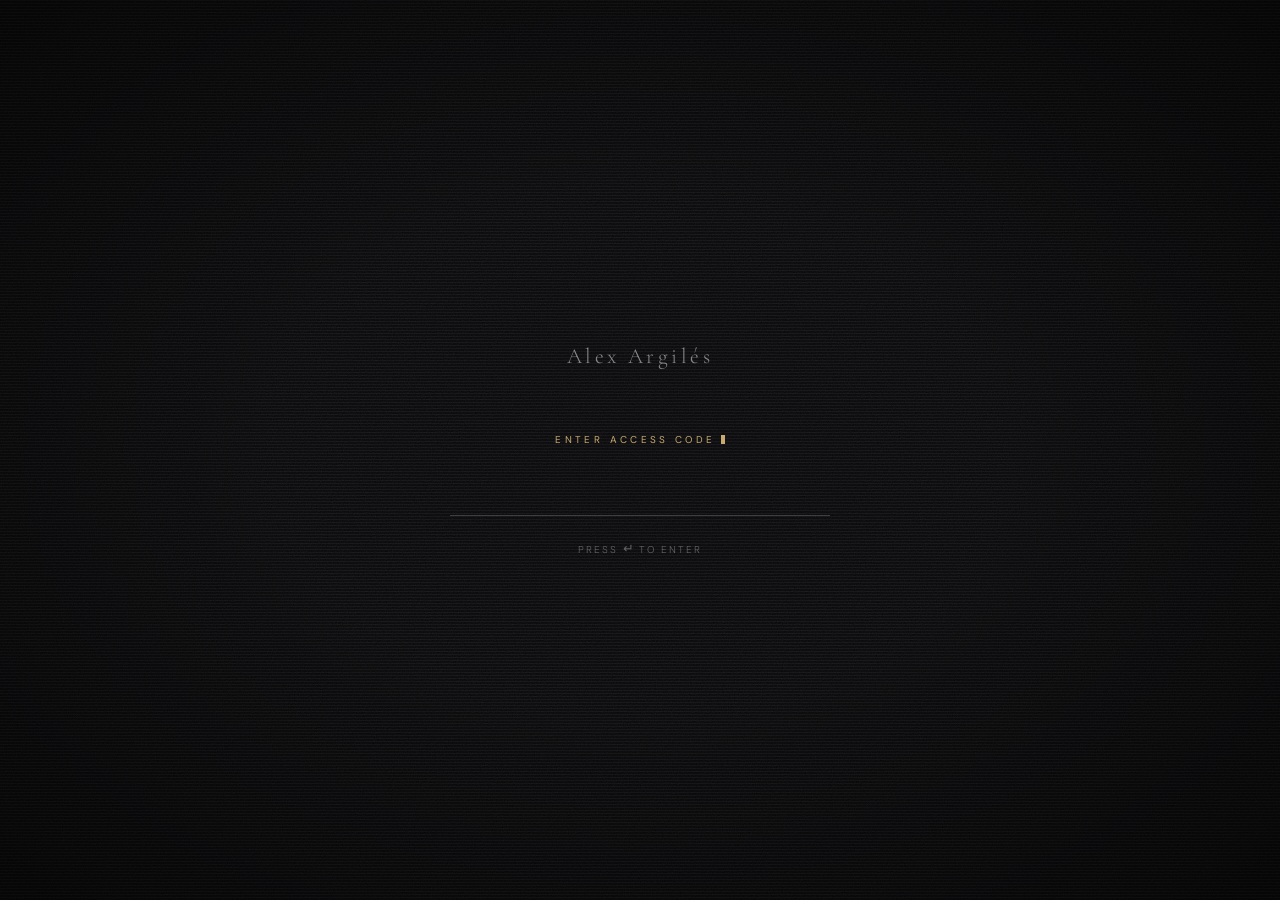
<file: branded-gate.html>
<!DOCTYPE html>
<html lang="en">
<head>
  <meta charset="UTF-8" />
  <meta name="viewport" content="width=device-width, initial-scale=1.0" />
  <title>Access — Alex Argilés</title>
  <meta name="robots" content="noindex, nofollow" />

  <link rel="icon" type="image/png" href="/images/favicon.png" />
  <link rel="apple-touch-icon" href="/images/favicon.png" />

  <link rel="preconnect" href="https://fonts.googleapis.com" />
  <link rel="preconnect" href="https://fonts.gstatic.com" crossorigin />
  <link
    href="https://fonts.googleapis.com/css2?family=Cormorant+Garamond:wght@300;400&family=DM+Sans:opsz,wght@9..40,300;9..40,400&display=swap"
    rel="stylesheet"
  />

  <link rel="stylesheet" href="/css/gate.css" />
</head>
<body>

  <!-- Texture layers -->
  <div class="gate__grain"     aria-hidden="true"></div>
  <div class="gate__scanlines" aria-hidden="true"></div>
  <div class="gate__vignette"  aria-hidden="true"></div>

  <main class="gate" id="gate">
    <form class="gate__inner" id="gate-form" autocomplete="off" novalidate>
      <p class="gate__brand">Alex Argilés</p>

      <label class="gate__label" for="gate-input">
        Enter Access Code<span class="gate__caret" aria-hidden="true"></span>
      </label>

      <div class="gate__field" id="gate-field">
        <input
          class="gate__input"
          id="gate-input"
          name="password"
          type="password"
          inputmode="text"
          autocomplete="off"
          autocapitalize="off"
          spellcheck="false"
          aria-label="Access code"
          aria-describedby="gate-hint"
        />
        <span class="gate__rule" aria-hidden="true"></span>
      </div>

      <p class="gate__hint" id="gate-hint">Press <span>&#8629;</span> to enter</p>

      <!-- Screen-reader-only status; the visual feedback is the shake -->
      <p class="gate__sr" role="status" aria-live="polite" id="gate-status"></p>
    </form>
  </main>

  <!-- Wipe panel used on success -->
  <div class="gate__wipe" id="gate-wipe" aria-hidden="true"></div>

  <script src="/js/gate.js"></script>
</body>
</html>
</file>
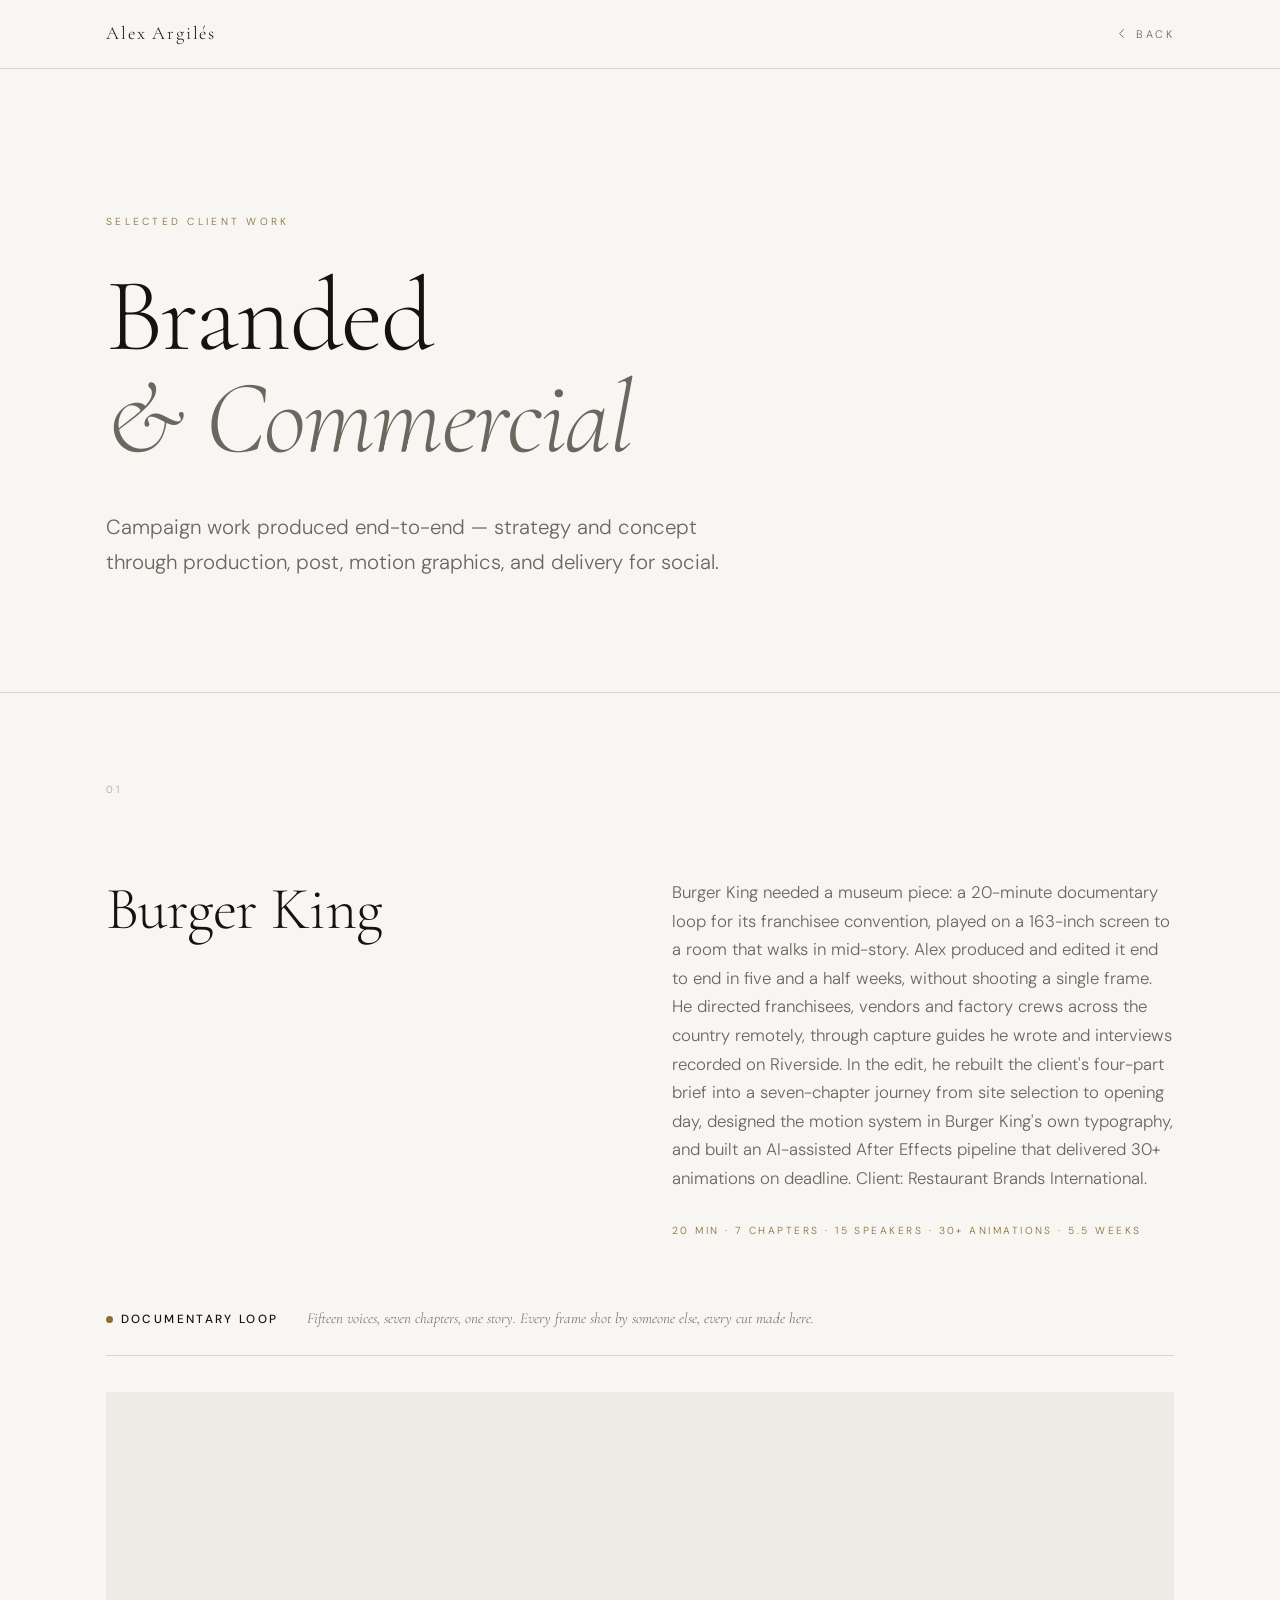
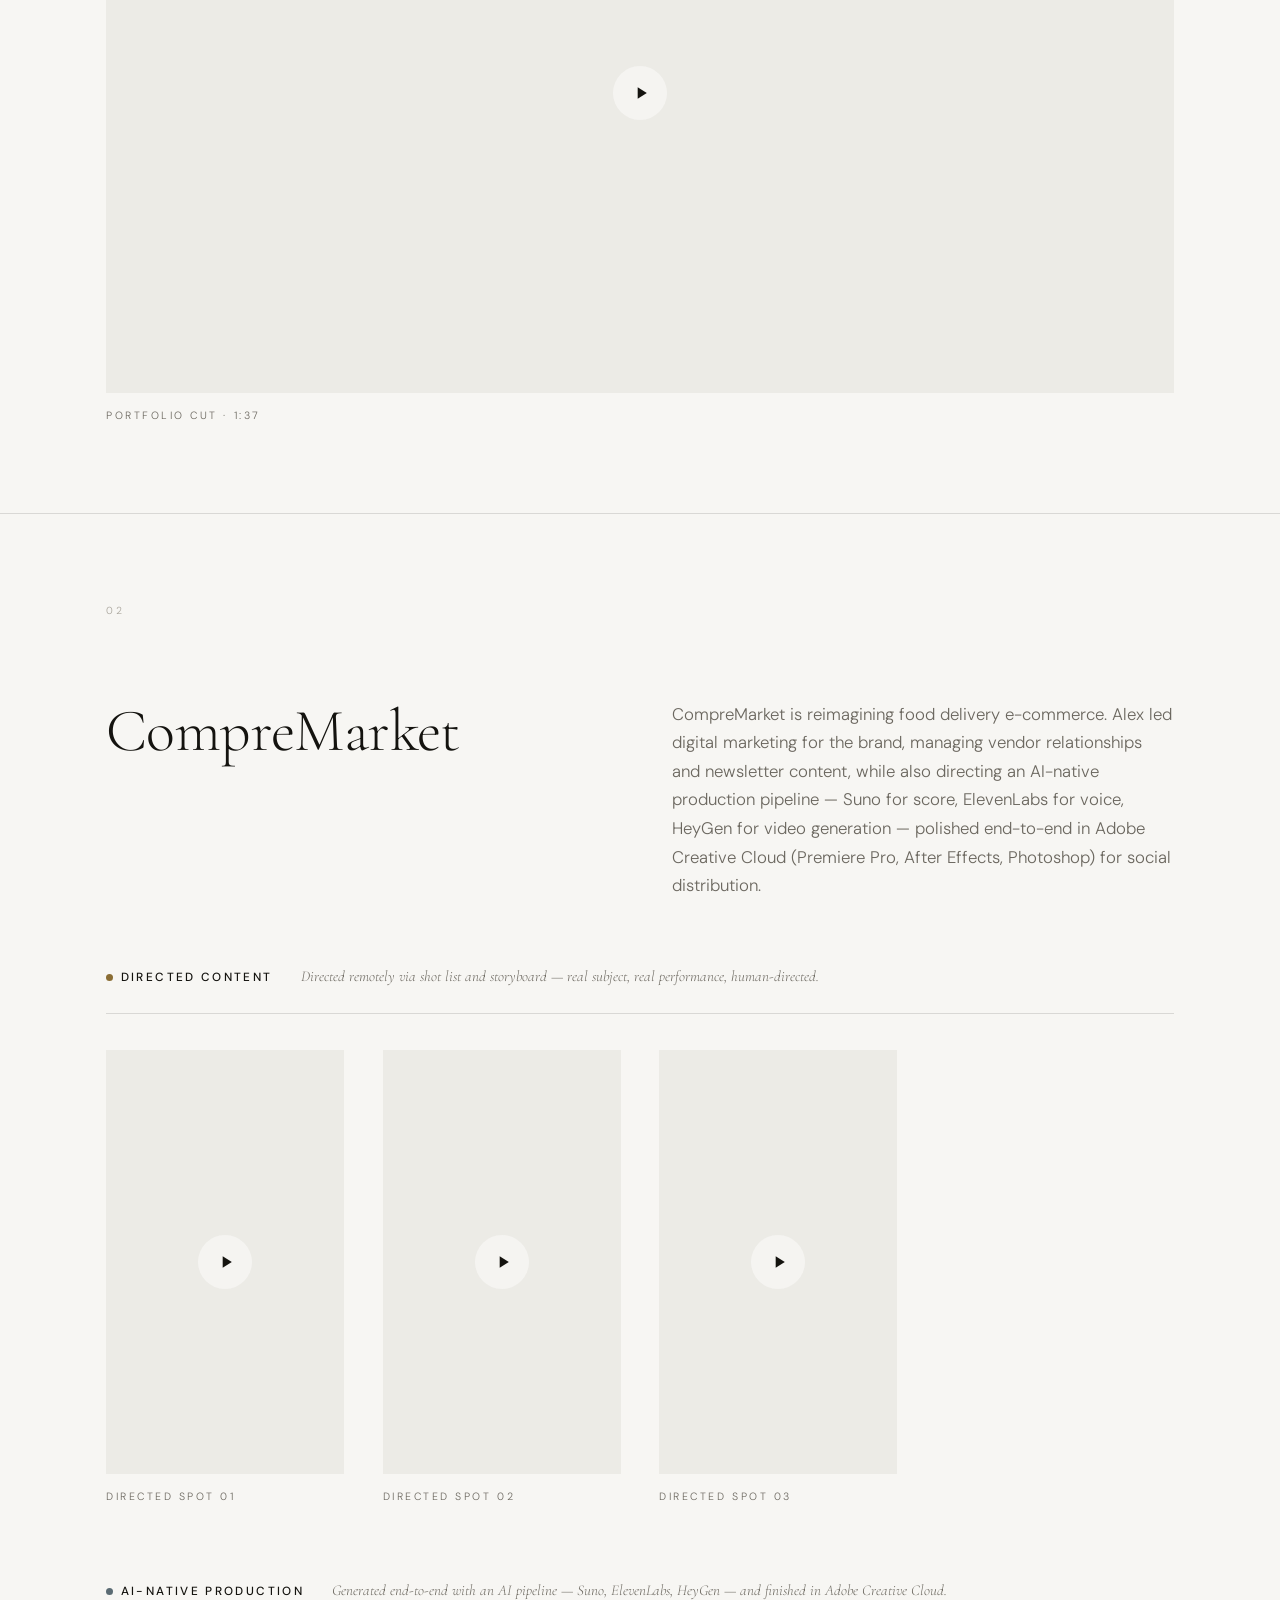
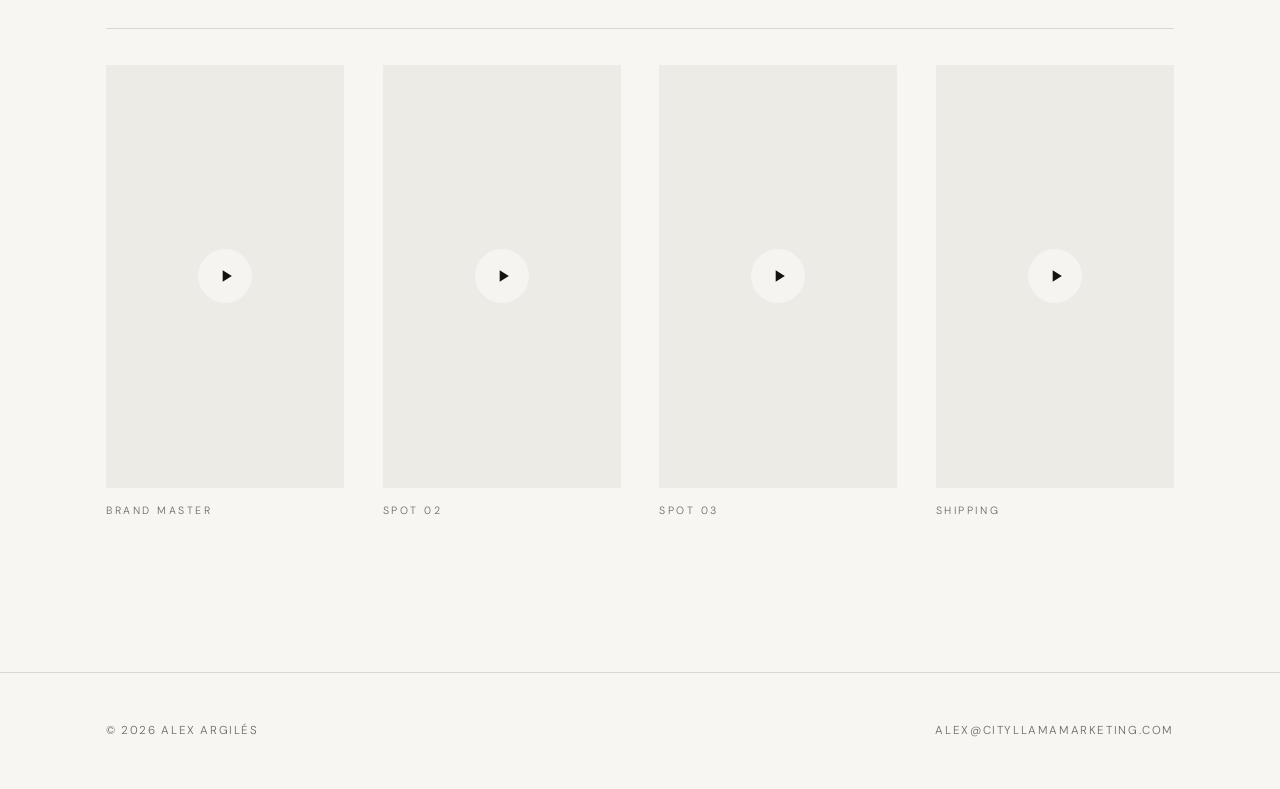
<file: branded.html>
<!DOCTYPE html>
<html lang="en">
<head>
  <meta charset="UTF-8" />
  <meta name="viewport" content="width=device-width, initial-scale=1.0" />
  <title>Branded &amp; Client Work — Alex Argilés</title>
  <meta name="description" content="Client and branded content produced by Alex Argilés." />
  <meta name="robots" content="noindex, nofollow" />

  <link rel="icon" type="image/png" href="/images/favicon.png" />
  <link rel="apple-touch-icon" href="/images/favicon.png" />

  <link rel="preconnect" href="https://fonts.googleapis.com" />
  <link rel="preconnect" href="https://fonts.gstatic.com" crossorigin />
  <link
    href="https://fonts.googleapis.com/css2?family=Cormorant+Garamond:ital,wght@0,300;0,400;0,500;1,300;1,400&family=DM+Sans:opsz,wght@9..40,300;9..40,400;9..40,500&display=swap"
    rel="stylesheet"
  />

  <link rel="stylesheet" href="/css/branded.css" />
</head>
<body>

  <!-- Fades out on load so the hand-off from the gate reads as one motion -->
  <div class="page-wipe" id="page-wipe" aria-hidden="true"></div>

  <header class="bheader">
    <div class="bcontainer bheader__inner">
      <a href="/" class="bheader__logo">Alex Argilés</a>
      <a href="/" class="bheader__back">
        <svg width="15" height="15" viewBox="0 0 24 24" fill="none" stroke="currentColor" stroke-width="1.5" stroke-linecap="round" stroke-linejoin="round" aria-hidden="true">
          <polyline points="15 18 9 12 15 6"/>
        </svg>
        Back
      </a>
    </div>
  </header>

  <main>

    <!-- ============================================================
         PAGE INTRO
    ============================================================ -->
    <section class="bintro">
      <div class="bcontainer">
        <p class="beyebrow">Selected Client Work</p>
        <h1 class="btitle">Branded<br /><em>&amp; Commercial</em></h1>
        <p class="blede">
          Campaign work produced end-to-end — strategy and concept through
          production, post, motion graphics, and delivery for social.
        </p>
      </div>
    </section>

    <!-- ============================================================
         CLIENT BLOCKS

         To add another client, copy one <section class="client">
         block and change the name, description, and .vid items.
         Nothing else needs to be touched — the layout, video
         behaviour, and reveal animation all bind by class.

         Order clients newest work first, and renumber the
         .client__index badges (01, 02, ...) to match.

         Give the first video in a block class "vid vid--lead" to
         run it full width; every other item sits in the grid.

         Within a client, group clips with <div class="client__group">
         when the production method differs (e.g. human-directed vs.
         AI-generated) — the group label + caption make the distinction
         explicit rather than letting different-origin clips blend into
         one grid.
    ============================================================ -->

    <!-- ---------- Burger King ---------- -->
    <section class="client" id="client-burger-king">
      <div class="bcontainer">

        <header class="client__head">
          <p class="client__index">01</p>
          <h2 class="client__name">Burger King</h2>
          <div class="client__body">
            <p class="client__desc">
              Burger King needed a museum piece: a 20-minute documentary loop
              for its franchisee convention, played on a 163-inch screen to a
              room that walks in mid-story. Alex produced and edited it end to
              end in five and a half weeks, without shooting a single frame. He
              directed franchisees, vendors and factory crews across the
              country remotely, through capture guides he wrote and interviews
              recorded on Riverside. In the edit, he rebuilt the client's
              four-part brief into a seven-chapter journey from site selection
              to opening day, designed the motion system in Burger King's own
              typography, and built an AI-assisted After Effects pipeline that
              delivered 30+ animations on deadline. Client: Restaurant Brands
              International.
            </p>
            <p class="client__stats">
              <span>20 MIN</span> · <span>7 CHAPTERS</span> · <span>15 SPEAKERS</span> ·
              <span>30+ ANIMATIONS</span> · <span>5.5 WEEKS</span>
            </p>
          </div>
        </header>

        <div class="client__group client__group--directed">
          <div class="client__group-head">
            <h3 class="client__group-label">Documentary Loop</h3>
            <p class="client__group-caption">
              Fifteen voices, seven chapters, one story. Every frame shot by
              someone else, every cut made here.
            </p>
          </div>

          <!-- One landscape cut at full content width, not a vertical grid -->
          <ul class="client__grid client__grid--single" role="list">

            <li class="vid vid--wide">
              <div class="vid__frame">
                <video
                  class="vid__media"
                  src="https://alexargiles-videos-portfolio.b-cdn.net/RBI_PORTFOLIO_1080p_V2.mp4"
                  muted loop playsinline preload="metadata" data-poster-time="10"
                ></video>
                <button class="vid__play" type="button" aria-label="Play Burger King portfolio cut">
                  <svg width="20" height="20" viewBox="0 0 24 24" fill="currentColor" aria-hidden="true">
                    <path d="M8 5v14l11-7z"/>
                  </svg>
                </button>
              </div>
              <p class="vid__label">Portfolio Cut · 1:37</p>
            </li>

          </ul>
        </div>
      </div>
    </section>

    <!-- ---------- CompreMarket ---------- -->
    <section class="client" id="client-compremarket">
      <div class="bcontainer">

        <header class="client__head">
          <p class="client__index">02</p>
          <h2 class="client__name">CompreMarket</h2>
          <p class="client__desc">
            CompreMarket is reimagining food delivery e-commerce. Alex led
            digital marketing for the brand, managing vendor relationships
            and newsletter content, while also directing an AI-native
            production pipeline — Suno for score, ElevenLabs for voice,
            HeyGen for video generation — polished end-to-end in Adobe
            Creative Cloud (Premiere Pro, After Effects, Photoshop) for
            social distribution.
          </p>
        </header>

        <!-- ---------- Group: Directed Content ---------- -->
        <div class="client__group client__group--directed">
          <div class="client__group-head">
            <h3 class="client__group-label">Directed Content</h3>
            <p class="client__group-caption">
              Directed remotely via shot list and storyboard — real subject,
              real performance, human-directed.
            </p>
          </div>

          <ul class="client__grid" role="list">

            <li class="vid">
              <div class="vid__frame">
                <video
                  class="vid__media"
                  src="https://alexargiles-videos-portfolio.b-cdn.net/BRANDED_COMPREMARKET/CC_CM_SPOT_01.mp4"
                  muted loop playsinline preload="metadata" data-poster-time="4.5"
                ></video>
                <button class="vid__play" type="button" aria-label="Play Directed Spot 01">
                  <svg width="20" height="20" viewBox="0 0 24 24" fill="currentColor" aria-hidden="true">
                    <path d="M8 5v14l11-7z"/>
                  </svg>
                </button>
              </div>
              <p class="vid__label">Directed Spot 01</p>
            </li>

            <li class="vid">
              <div class="vid__frame">
                <video
                  class="vid__media"
                  src="https://alexargiles-videos-portfolio.b-cdn.net/BRANDED_COMPREMARKET/CC_CM_SPOT_02.mp4"
                  muted loop playsinline preload="metadata" data-poster-time="4"
                ></video>
                <button class="vid__play" type="button" aria-label="Play Directed Spot 02">
                  <svg width="20" height="20" viewBox="0 0 24 24" fill="currentColor" aria-hidden="true">
                    <path d="M8 5v14l11-7z"/>
                  </svg>
                </button>
              </div>
              <p class="vid__label">Directed Spot 02</p>
            </li>

            <li class="vid">
              <div class="vid__frame">
                <video
                  class="vid__media"
                  src="https://alexargiles-videos-portfolio.b-cdn.net/BRANDED_COMPREMARKET/comprematket_spot_04.mp4"
                  muted loop playsinline preload="metadata" data-poster-time="3.6"
                ></video>
                <button class="vid__play" type="button" aria-label="Play Directed Spot 03">
                  <svg width="20" height="20" viewBox="0 0 24 24" fill="currentColor" aria-hidden="true">
                    <path d="M8 5v14l11-7z"/>
                  </svg>
                </button>
              </div>
              <p class="vid__label">Directed Spot 03</p>
            </li>

          </ul>
        </div>

        <!-- ---------- Group: AI-Native Production ---------- -->
        <div class="client__group client__group--ai">
          <div class="client__group-head">
            <h3 class="client__group-label">AI-Native Production</h3>
            <p class="client__group-caption">
              Generated end-to-end with an AI pipeline — Suno, ElevenLabs,
              HeyGen — and finished in Adobe Creative Cloud.
            </p>
          </div>

          <ul class="client__grid" role="list">

            <li class="vid">
              <div class="vid__frame">
                <video
                  class="vid__media"
                  src="https://alexargiles-videos-portfolio.b-cdn.net/BRANDED_COMPREMARKET/comprematket_master_05.mp4"
                  muted loop playsinline preload="metadata" data-poster-time="2"
                ></video>
                <button class="vid__play" type="button" aria-label="Play Brand Master">
                  <svg width="20" height="20" viewBox="0 0 24 24" fill="currentColor" aria-hidden="true">
                    <path d="M8 5v14l11-7z"/>
                  </svg>
                </button>
              </div>
              <p class="vid__label">Brand Master</p>
            </li>

            <li class="vid">
              <div class="vid__frame">
                <video
                  class="vid__media"
                  src="https://alexargiles-videos-portfolio.b-cdn.net/BRANDED_COMPREMARKET/comprematket_spot_02.mp4"
                  muted loop playsinline preload="metadata"
                ></video>
                <button class="vid__play" type="button" aria-label="Play Spot 02">
                  <svg width="20" height="20" viewBox="0 0 24 24" fill="currentColor" aria-hidden="true">
                    <path d="M8 5v14l11-7z"/>
                  </svg>
                </button>
              </div>
              <p class="vid__label">Spot 02</p>
            </li>

            <li class="vid">
              <div class="vid__frame">
                <video
                  class="vid__media"
                  src="https://alexargiles-videos-portfolio.b-cdn.net/BRANDED_COMPREMARKET/comprematket_spot_03.mp4"
                  muted loop playsinline preload="metadata" data-poster-time="4.5"
                ></video>
                <button class="vid__play" type="button" aria-label="Play Spot 03">
                  <svg width="20" height="20" viewBox="0 0 24 24" fill="currentColor" aria-hidden="true">
                    <path d="M8 5v14l11-7z"/>
                  </svg>
                </button>
              </div>
              <p class="vid__label">Spot 03</p>
            </li>

            <li class="vid">
              <div class="vid__frame">
                <video
                  class="vid__media"
                  src="https://alexargiles-videos-portfolio.b-cdn.net/BRANDED_COMPREMARKET/comprematket_shipping_01.mp4"
                  muted loop playsinline preload="metadata"
                ></video>
                <button class="vid__play" type="button" aria-label="Play Shipping">
                  <svg width="20" height="20" viewBox="0 0 24 24" fill="currentColor" aria-hidden="true">
                    <path d="M8 5v14l11-7z"/>
                  </svg>
                </button>
              </div>
              <p class="vid__label">Shipping</p>
            </li>

          </ul>
        </div>
      </div>
    </section>

  </main>

  <footer class="bfooter">
    <div class="bcontainer bfooter__inner">
      <p>&copy; <span id="footer-year">2026</span> Alex Argilés</p>
      <p><a href="mailto:alex@cityllamamarketing.com">alex@cityllamamarketing.com</a></p>
    </div>
  </footer>

  <script src="/js/branded.js"></script>
</body>
</html>
</file>
<file: css/gate.css>
/* ============================================================
   ACCESS GATE — screening-room password screen
   Standalone: does not load the main site stylesheet, so the
   native text caret stays available inside the input.
============================================================ */

:root {
  --gate-bg:     #08080a;
  --gate-text:   #ffffff;
  --gate-muted:  rgba(255, 255, 255, 0.34);
  --gate-accent: #c8a96e;
  --gate-alert:  #b5473f;

  --gate-serif: 'Cormorant Garamond', Georgia, serif;
  --gate-sans:  'DM Sans', system-ui, -apple-system, sans-serif;

  --gate-ease: cubic-bezier(0.16, 1, 0.3, 1);
}

*, *::before, *::after { box-sizing: border-box; margin: 0; padding: 0; }

html, body { height: 100%; }

body {
  background: var(--gate-bg);
  color: var(--gate-text);
  font-family: var(--gate-sans);
  font-weight: 300;
  overflow: hidden;
  -webkit-font-smoothing: antialiased;
}

/* ------------------------------------------------------------
   TEXTURE — grain, scanlines, vignette
------------------------------------------------------------ */
.gate__grain,
.gate__scanlines,
.gate__vignette {
  position: fixed;
  inset: 0;
  pointer-events: none;
  z-index: 1;
}

.gate__grain {
  opacity: 0;
  background-image: url("data:image/svg+xml,%3Csvg xmlns='http://www.w3.org/2000/svg' width='220' height='220'%3E%3Cfilter id='n'%3E%3CfeTurbulence type='fractalNoise' baseFrequency='0.82' numOctaves='3' stitchTiles='stitch'/%3E%3CfeColorMatrix type='saturate' values='0'/%3E%3C/filter%3E%3Crect width='220' height='220' filter='url(%23n)' opacity='0.5'/%3E%3C/svg%3E");
  animation:
    grain-in 2.4s var(--gate-ease) 0.15s forwards,
    grain-drift 0.7s steps(3, end) infinite;
}

@keyframes grain-in {
  from { opacity: 0; }
  to   { opacity: 0.16; }
}

/* Nudges the noise tile so the grain reads as moving film */
@keyframes grain-drift {
  0%   { background-position: 0 0; }
  33%  { background-position: -24px 12px; }
  66%  { background-position: 16px -18px; }
  100% { background-position: 0 0; }
}

.gate__scanlines {
  opacity: 0;
  background: repeating-linear-gradient(
    to bottom,
    rgba(255, 255, 255, 0.045) 0px,
    rgba(255, 255, 255, 0.045) 1px,
    transparent 1px,
    transparent 3px
  );
  animation: scan-in 2.8s var(--gate-ease) 0.3s forwards;
}

@keyframes scan-in {
  from { opacity: 0; }
  to   { opacity: 1; }
}

.gate__vignette {
  background: radial-gradient(
    ellipse at center,
    transparent 38%,
    rgba(0, 0, 0, 0.55) 100%
  );
}

/* ------------------------------------------------------------
   LAYOUT
------------------------------------------------------------ */
.gate {
  position: relative;
  z-index: 2;
  min-height: 100svh;
  display: flex;
  align-items: center;
  justify-content: center;
  padding: clamp(1.5rem, 6vw, 3rem);
}

.gate__inner {
  width: 100%;
  max-width: 380px;
  text-align: center;

  opacity: 0;
  filter: blur(14px);
  transform: translateY(10px);
  animation: gate-in 1.8s var(--gate-ease) 0.45s forwards;
}

@keyframes gate-in {
  to { opacity: 1; filter: blur(0); transform: translateY(0); }
}

.gate__brand {
  font-family: var(--gate-serif);
  font-size: 1.35rem;
  font-weight: 300;
  letter-spacing: 0.16em;
  color: rgba(255, 255, 255, 0.5);
  margin-bottom: clamp(2.75rem, 9vw, 4rem);
}

/* ------------------------------------------------------------
   LABEL + FLICKERING CARET
------------------------------------------------------------ */
.gate__label {
  display: block;
  font-size: 0.62rem;
  font-weight: 400;
  letter-spacing: 0.34em;
  text-transform: uppercase;
  color: var(--gate-accent);
  margin-bottom: var(--gate-gap, 1.75rem);
}

.gate__caret {
  display: inline-block;
  width: 0.42em;
  height: 0.95em;
  margin-left: 0.5em;
  background: var(--gate-accent);
  vertical-align: -0.1em;
  animation: caret-flicker 1.25s steps(1, end) infinite;
}

@keyframes caret-flicker {
  0%, 44%   { opacity: 1; }
  45%, 62%  { opacity: 0; }
  63%, 71%  { opacity: 0.55; }  /* brief half-lit tick — reads as an old CRT */
  72%, 100% { opacity: 1; }
}

/* ------------------------------------------------------------
   INPUT
------------------------------------------------------------ */
.gate__field {
  position: relative;
  margin-bottom: 1.5rem;
}

.gate__input {
  width: 100%;
  padding: 0.5rem 0 0.75rem;
  background: transparent;
  border: 0;
  outline: 0;
  color: var(--gate-text);
  font-family: var(--gate-sans);
  font-size: 1.05rem;
  font-weight: 300;
  letter-spacing: 0.42em;
  text-align: center;
  text-indent: 0.42em; /* offsets the trailing letter-space so text stays centred */
  caret-color: var(--gate-accent);
}

.gate__rule {
  position: absolute;
  left: 0;
  right: 0;
  bottom: 0;
  height: 1px;
  background: rgba(255, 255, 255, 0.2);
  transition: background 0.4s var(--gate-ease), box-shadow 0.4s var(--gate-ease);
}

.gate__input:focus ~ .gate__rule {
  background: var(--gate-accent);
  box-shadow: 0 0 14px rgba(200, 169, 110, 0.35);
}

.gate__hint {
  font-size: 0.62rem;
  letter-spacing: 0.2em;
  text-transform: uppercase;
  color: var(--gate-muted);
  transition: opacity 0.4s var(--gate-ease);
}

.gate__hint span { font-size: 0.8rem; letter-spacing: 0; }

.gate__inner.is-busy .gate__hint { opacity: 0.25; }

/* ------------------------------------------------------------
   ERROR — shake + red flash, no harsh copy
------------------------------------------------------------ */
.gate__field.is-error { animation: gate-shake 0.5s cubic-bezier(0.36, 0.07, 0.19, 0.97); }

.gate__field.is-error .gate__rule {
  background: var(--gate-alert);
  box-shadow: 0 0 18px rgba(181, 71, 63, 0.6);
}

.gate__field.is-error .gate__input { color: var(--gate-alert); }

@keyframes gate-shake {
  10%, 90% { transform: translateX(-2px); }
  20%, 80% { transform: translateX(4px); }
  30%, 50%, 70% { transform: translateX(-7px); }
  40%, 60% { transform: translateX(7px); }
}

/* Full-screen red bloom, very brief */
.gate__inner.is-error::after {
  content: '';
  position: fixed;
  inset: 0;
  background: radial-gradient(ellipse at center, rgba(181, 71, 63, 0.16), transparent 62%);
  pointer-events: none;
  animation: gate-flash 0.55s ease-out forwards;
}

@keyframes gate-flash {
  from { opacity: 1; }
  to   { opacity: 0; }
}

/* ------------------------------------------------------------
   SUCCESS — fade the form, wipe to the light page
------------------------------------------------------------ */
.gate__inner.is-open {
  opacity: 0;
  filter: blur(6px);
  transition: opacity 0.5s var(--gate-ease), filter 0.5s var(--gate-ease);
  animation: none;
}

.gate__wipe {
  position: fixed;
  inset: 0;
  z-index: 10;
  background: #f7f6f3; /* matches the /branded background for a seamless hand-off */
  transform: scaleX(0);
  transform-origin: left center;
  pointer-events: none;
}

.gate__wipe.is-active {
  transform: scaleX(1);
  transition: transform 0.75s cubic-bezier(0.76, 0, 0.24, 1) 0.25s;
}

/* ------------------------------------------------------------
   A11Y
------------------------------------------------------------ */
.gate__sr {
  position: absolute;
  width: 1px; height: 1px;
  overflow: hidden;
  clip: rect(0 0 0 0);
  white-space: nowrap;
}

@media (prefers-reduced-motion: reduce) {
  .gate__grain,
  .gate__scanlines,
  .gate__inner,
  .gate__caret { animation: none; }

  .gate__grain  { opacity: 0.14; }
  .gate__scanlines { opacity: 1; }
  .gate__inner  { opacity: 1; filter: none; transform: none; }
  .gate__field.is-error { animation: none; }
}
</file>
<file: css/branded.css>
/* ============================================================
   BRANDED / CLIENT WORK — light editorial layout
   Deliberately the inverse of the homepage: near-white ground,
   generous whitespace, type doing the work.
============================================================ */

:root {
  --b-bg:       #f7f6f3;
  --b-surface:  #ecebe6;
  --b-ink:      #14130f;
  --b-muted:    #6b675f;
  --b-faint:    #a8a49b;
  --b-rule:     rgba(20, 19, 15, 0.13);
  --b-accent:   #8a6d34;

  --b-serif: 'Cormorant Garamond', Georgia, serif;
  --b-sans:  'DM Sans', system-ui, -apple-system, sans-serif;

  --b-ease: cubic-bezier(0.16, 1, 0.3, 1);

  --b-pad: clamp(1.25rem, 5vw, 3.5rem);
}

*, *::before, *::after { box-sizing: border-box; margin: 0; padding: 0; }

html { -webkit-text-size-adjust: 100%; scroll-behavior: smooth; }

body {
  background: var(--b-bg);
  color: var(--b-ink);
  font-family: var(--b-sans);
  font-weight: 300;
  font-size: clamp(1rem, 0.96rem + 0.2vw, 1.05rem);
  line-height: 1.7;
  overflow-x: hidden;
  -webkit-font-smoothing: antialiased;
}

img, video { display: block; max-width: 100%; }

a { color: inherit; }

.bcontainer {
  width: 100%;
  max-width: 1180px;
  margin-inline: auto;
  padding-inline: var(--b-pad);
}

/* ------------------------------------------------------------
   ENTRY WIPE — matches the gate's hand-off panel
------------------------------------------------------------ */
.page-wipe {
  position: fixed;
  inset: 0;
  z-index: 90;
  background: var(--b-bg);
  pointer-events: none;
  opacity: 1;
  transition: opacity 0.7s var(--b-ease);
}

.page-wipe.is-clear { opacity: 0; }

/* ------------------------------------------------------------
   HEADER
------------------------------------------------------------ */
.bheader {
  position: sticky;
  top: 0;
  z-index: 50;
  background: rgba(247, 246, 243, 0.86);
  backdrop-filter: blur(12px);
  -webkit-backdrop-filter: blur(12px);
  border-bottom: 1px solid var(--b-rule);
}

.bheader__inner {
  display: flex;
  align-items: center;
  justify-content: space-between;
  min-height: 68px;
}

.bheader__logo {
  font-family: var(--b-serif);
  font-size: 1.15rem;
  letter-spacing: 0.1em;
  text-decoration: none;
}

.bheader__back {
  display: inline-flex;
  align-items: center;
  gap: 0.45rem;
  font-size: 0.68rem;
  letter-spacing: 0.22em;
  text-transform: uppercase;
  color: var(--b-muted);
  text-decoration: none;
  transition: color 0.3s var(--b-ease);
}

.bheader__back:hover { color: var(--b-ink); }
.bheader__back svg { transition: transform 0.3s var(--b-ease); }
.bheader__back:hover svg { transform: translateX(-3px); }

/* ------------------------------------------------------------
   INTRO
------------------------------------------------------------ */
.bintro {
  padding-top: clamp(4.5rem, 12vw, 9rem);
  padding-bottom: clamp(3.5rem, 9vw, 7rem);
}

.beyebrow {
  font-size: 0.64rem;
  letter-spacing: 0.32em;
  text-transform: uppercase;
  color: var(--b-accent);
  margin-bottom: clamp(1.5rem, 4vw, 2.25rem);
}

.btitle {
  font-family: var(--b-serif);
  font-weight: 300;
  font-size: clamp(3rem, 9vw, 6.5rem);
  line-height: 0.98;
  letter-spacing: -0.015em;
  margin-bottom: clamp(1.75rem, 4vw, 2.5rem);
}

.btitle em { font-style: italic; color: var(--b-muted); }

.blede {
  max-width: 46ch;
  font-size: clamp(1.05rem, 1rem + 0.35vw, 1.28rem);
  color: var(--b-muted);
}

/* ------------------------------------------------------------
   CLIENT BLOCK
------------------------------------------------------------ */
.client {
  padding-block: clamp(3rem, 7vw, 5.5rem);
  border-top: 1px solid var(--b-rule);
}

.client__head {
  display: grid;
  grid-template-columns: 1fr 1fr;
  gap: clamp(1.75rem, 5vw, 4rem);
  align-items: start;
  margin-bottom: clamp(2.5rem, 6vw, 4rem);
}

.client__index {
  grid-column: 1 / -1;
  font-size: 0.64rem;
  letter-spacing: 0.3em;
  color: var(--b-faint);
  margin-bottom: clamp(0.5rem, 2vw, 1rem);
}

.client__name {
  font-family: var(--b-serif);
  font-weight: 300;
  font-size: clamp(2.25rem, 5.5vw, 3.75rem);
  line-height: 1.05;
  letter-spacing: -0.01em;
}

.client__desc {
  color: var(--b-muted);
  max-width: 56ch;
}

/* Key figures under a client description, e.g. "20 MIN · 7 CHAPTERS".
   Each figure is a nowrap span so lines only break between figures. */
.client__stats {
  margin-top: clamp(1.25rem, 3vw, 1.75rem);
  font-size: 0.64rem;
  letter-spacing: 0.24em;
  line-height: 2.1;
  text-transform: uppercase;
  color: var(--b-accent);
}

.client__stats span { white-space: nowrap; }

/* ------------------------------------------------------------
   CLIENT GROUP — splits a client's clips by production method
   (e.g. human-directed vs. AI-generated) so the two never blend
   into one undifferentiated grid. A coloured marker dot on the
   label gives a second, non-text cue beyond the caption copy.
------------------------------------------------------------ */
.client__group { margin-top: clamp(2.75rem, 7vw, 4.5rem); }
.client__group:first-of-type { margin-top: 0; }

.client__group-head {
  display: flex;
  align-items: baseline;
  flex-wrap: wrap;
  column-gap: clamp(1rem, 3vw, 1.75rem);
  row-gap: 0.5rem;
  padding-bottom: clamp(1rem, 3vw, 1.5rem);
  margin-bottom: clamp(1.5rem, 4vw, 2.25rem);
  border-bottom: 1px solid var(--b-rule);
}

.client__group-label {
  display: flex;
  align-items: center;
  font-family: var(--b-sans);
  font-weight: 500;
  font-size: 0.74rem;
  letter-spacing: 0.2em;
  text-transform: uppercase;
  color: var(--b-ink);
  white-space: nowrap;
}

.client__group-label::before {
  content: '';
  width: 7px;
  height: 7px;
  margin-right: 0.65em;
  border-radius: 50%;
  background: var(--b-faint);
  flex-shrink: 0;
}

.client__group--directed .client__group-label::before { background: var(--b-accent); }
.client__group--ai .client__group-label::before { background: #5b6b73; }

.client__group-caption {
  font-family: var(--b-serif);
  font-style: italic;
  font-size: 0.94rem;
  color: var(--b-muted);
}

/* ------------------------------------------------------------
   VIDEO GRID
   Every card is forced to the same 9:16 frame regardless of a
   given clip's native resolution, so the row reads as one set
   rather than a jumble of mismatched aspect ratios.
------------------------------------------------------------ */
.client__grid {
  display: grid;
  grid-template-columns: repeat(auto-fill, minmax(215px, 1fr));
  gap: clamp(1.25rem, 3vw, 2.5rem);
  align-items: start;
  list-style: none;
}

.vid {
  opacity: 0;
  transform: translateY(18px);
  transition: opacity 0.8s var(--b-ease), transform 0.8s var(--b-ease);
}

.vid.is-in { opacity: 1; transform: none; }

/* Optional emphasis for a landscape hero cut. Not used by
   CompreMarket — every clip there is vertical, and spanning a
   portrait video across the grid makes it absurdly tall. */
.vid--lead { grid-column: span 2; }

/* A single landscape cut at full content width (e.g. Burger King).
   Two classes so it beats the two-column phone rule further down. */
.client__grid.client__grid--single { grid-template-columns: 1fr; }
.vid--wide .vid__frame { aspect-ratio: 16 / 9; }

.vid__frame {
  position: relative;
  aspect-ratio: 9 / 16;
  background: var(--b-surface);
  overflow: hidden;
  cursor: pointer;
}

.vid__media {
  position: absolute;
  inset: 0;
  width: 100%;
  height: 100%;
  object-fit: cover;
  transition: transform 0.9s var(--b-ease);
}

.vid__frame:hover .vid__media { transform: scale(1.02); }

/* Play affordance — hides once the clip is running with sound */
.vid__play {
  position: absolute;
  left: 50%;
  top: 50%;
  transform: translate(-50%, -50%);
  width: 54px;
  height: 54px;
  display: grid;
  place-items: center;
  border: 0;
  border-radius: 50%;
  background: rgba(247, 246, 243, 0.9);
  color: var(--b-ink);
  cursor: pointer;
  transition: opacity 0.4s var(--b-ease), transform 0.4s var(--b-ease);
}

.vid__play svg { margin-left: 2px; }

.vid__frame:hover .vid__play { transform: translate(-50%, -50%) scale(1.06); }

.vid__frame.is-playing .vid__play {
  opacity: 0;
  pointer-events: none;
}

.vid__label {
  margin-top: 0.9rem;
  font-size: 0.66rem;
  letter-spacing: 0.24em;
  text-transform: uppercase;
  color: var(--b-muted);
}

/* ------------------------------------------------------------
   FOOTER
------------------------------------------------------------ */
.bfooter {
  border-top: 1px solid var(--b-rule);
  padding-block: clamp(2rem, 5vw, 3rem);
  margin-top: clamp(2rem, 6vw, 4rem);
}

.bfooter__inner {
  display: flex;
  align-items: center;
  justify-content: space-between;
  gap: 1rem;
  flex-wrap: wrap;
  font-size: 0.72rem;
  letter-spacing: 0.14em;
  text-transform: uppercase;
  color: var(--b-muted);
}

.bfooter a { text-decoration: none; transition: color 0.3s var(--b-ease); }
.bfooter a:hover { color: var(--b-ink); }

/* ------------------------------------------------------------
   RESPONSIVE
------------------------------------------------------------ */
@media (max-width: 780px) {
  .client__head { grid-template-columns: 1fr; gap: 1.25rem; }
}

/* Two columns on phones — a single full-width portrait clip
   would run ~700px tall. */
@media (max-width: 560px) {
  .client__grid {
    grid-template-columns: repeat(2, 1fr);
    gap: 1rem;
  }
  .vid--lead { grid-column: span 2; }
  .vid__label { font-size: 0.6rem; letter-spacing: 0.18em; }
}

@media (prefers-reduced-motion: reduce) {
  .vid { opacity: 1; transform: none; transition: none; }
  .vid__media { transition: none; }
  .page-wipe { transition: none; opacity: 0; }
}
</file>
